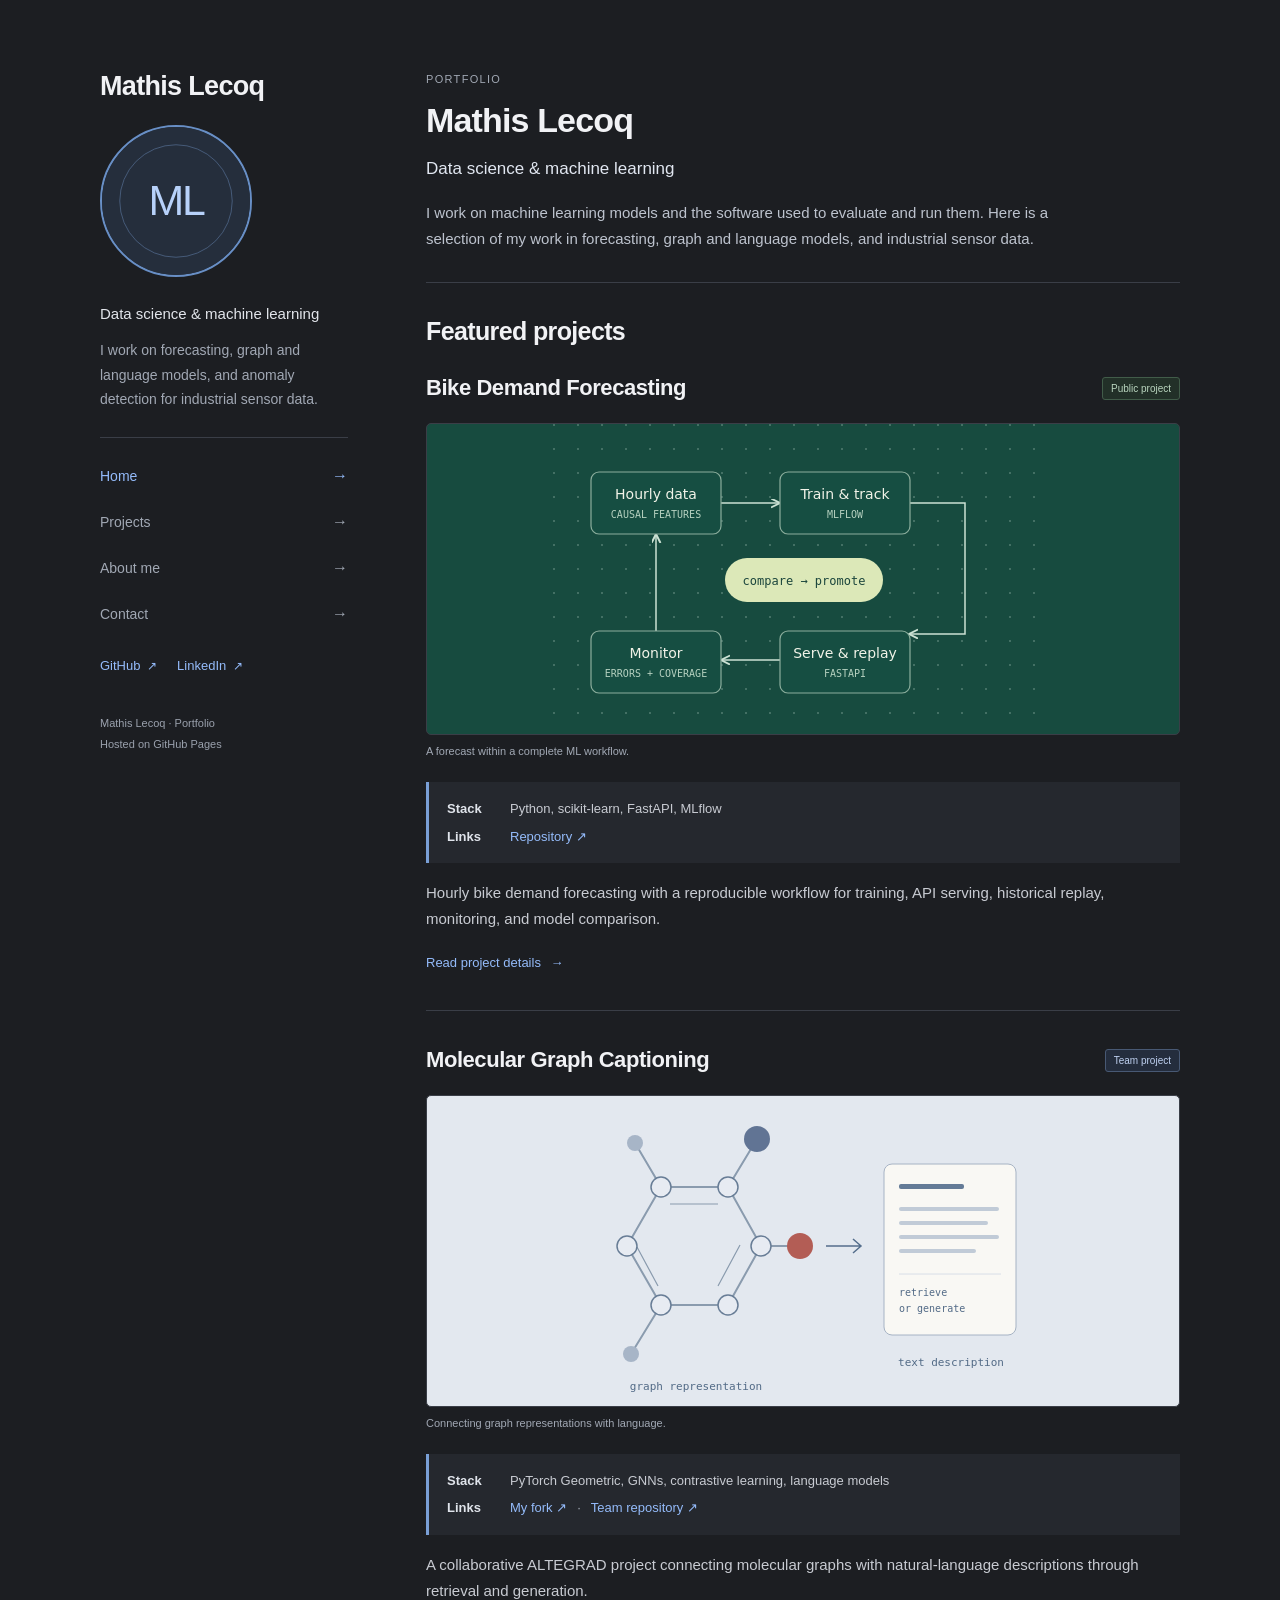
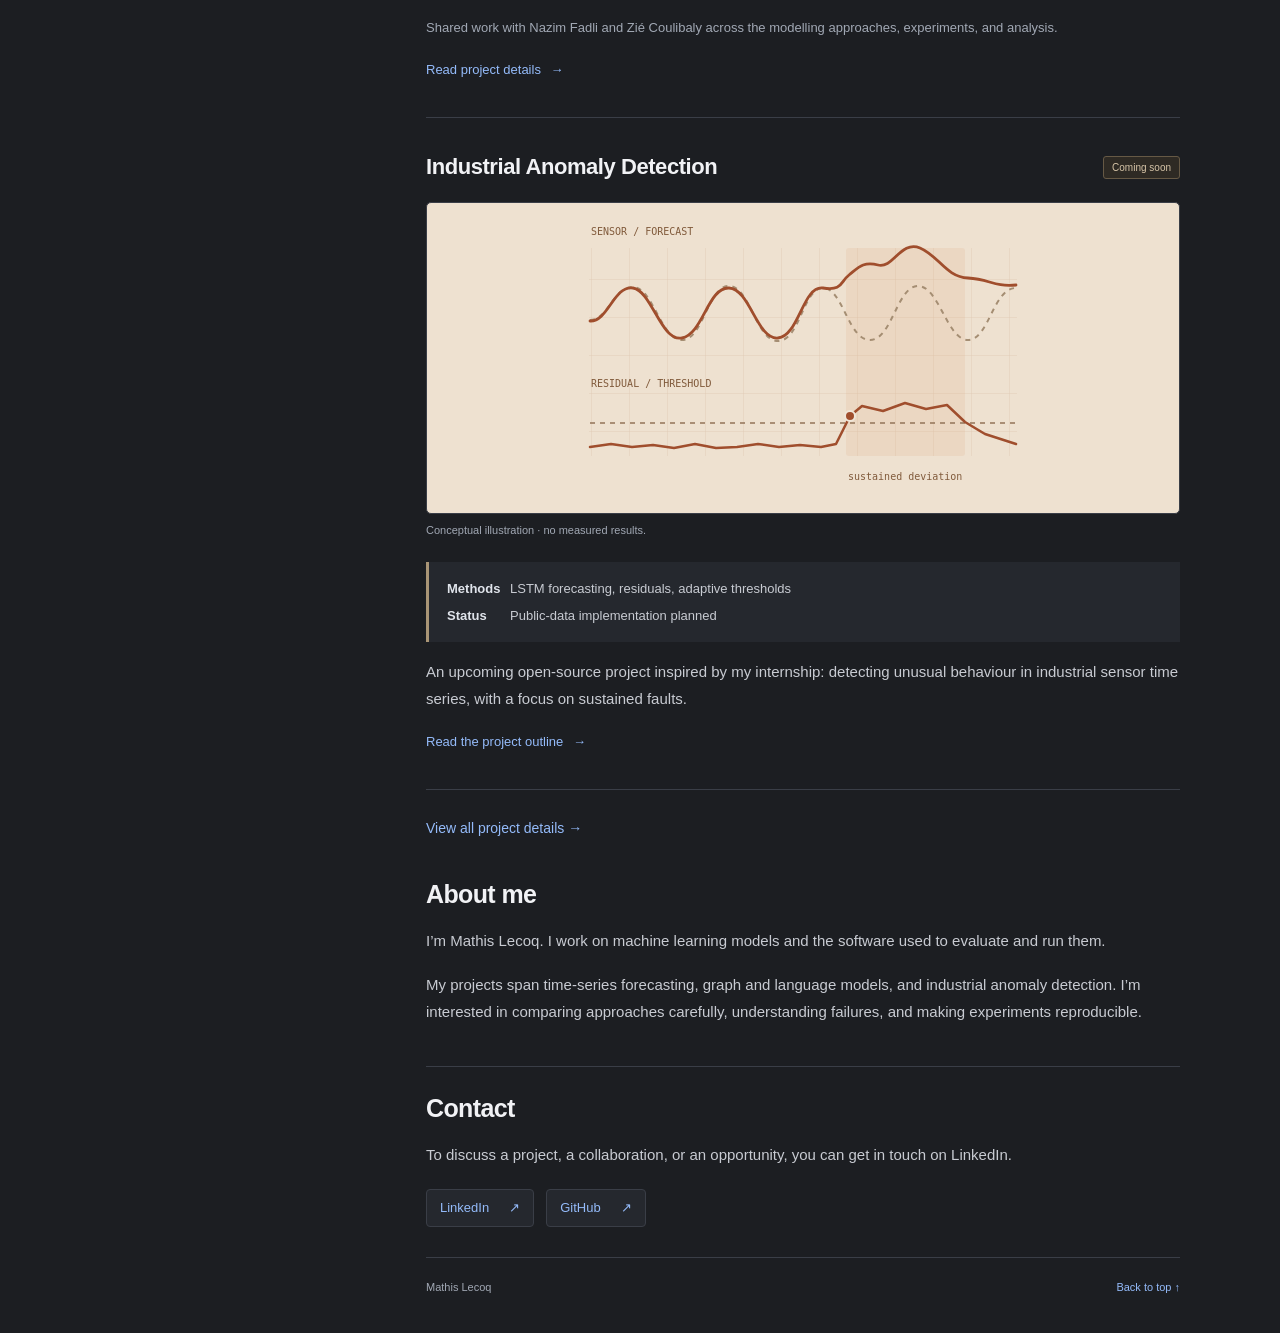
<file: index.html>
<!doctype html>
<html lang="en">
<head>
  <meta charset="utf-8">
  <meta name="viewport" content="width=device-width, initial-scale=1">
  <meta name="theme-color" content="#1c1e22">
  <meta name="color-scheme" content="dark">
  <meta name="description" content="Mathis Lecoq's projects in machine learning: bike demand forecasting, molecular graph captioning, and an upcoming industrial anomaly detection project.">
  <meta property="og:type" content="website">
  <meta property="og:title" content="Mathis Lecoq — Data Science & Machine Learning">
  <meta property="og:description" content="Projects in forecasting and MLOps, graph and language models, and industrial sensor time series.">
  <meta property="og:url" content="https://lecoqm.github.io/">
  <title>Mathis Lecoq — Data Science & Machine Learning</title>
  <link rel="icon" type="image/svg+xml" href="assets/favicon.svg">
  <link rel="stylesheet" href="assets/styles.css">
  <script src="assets/site.js" defer></script>
</head>
<body id="top" data-page="home">
  <a class="skip-link" href="#main">Skip to content</a>
  <div class="page-layout">
    <aside class="profile-sidebar" aria-labelledby="profile-name">
      <!-- PROFILE: keep this block consistent in index.html and projects.html. -->
      <a class="profile-home" href="index.html"><h2 id="profile-name">Mathis Lecoq</h2></a>
      <!-- Replace assets/profile.svg with your photo and update the alt text. -->
      <img class="profile-image" src="assets/profile.svg" width="152" height="152" alt="ML, Mathis Lecoq’s initials">
      <p class="profile-role">Data science & machine learning</p>
      <p class="profile-bio">I work on forecasting, graph and language models, and anomaly detection for industrial sensor data.</p>

      <!-- Optional CV link: add your PDF at assets/cv.pdf, then uncomment.
      <a class="cv-link" href="assets/cv.pdf" download>Download my CV <span aria-hidden="true">↓</span></a>
      -->

      <nav class="sidebar-nav" aria-label="Main navigation">
        <a href="index.html" data-nav="home" aria-current="page">Home <span aria-hidden="true">→</span></a>
        <a href="projects.html" data-nav="projects">Projects <span aria-hidden="true">→</span></a>
        <a href="index.html#about" data-nav="about">About me <span aria-hidden="true">→</span></a>
        <a href="index.html#contact" data-nav="contact">Contact <span aria-hidden="true">→</span></a>
      </nav>
      <div class="profile-links" aria-label="Professional profiles">
        <a href="https://github.com/lecoqm">GitHub <span aria-hidden="true">↗</span></a>
        <a href="https://www.linkedin.com/in/mathis-lecoq-918a831a6/">LinkedIn <span aria-hidden="true">↗</span></a>
      </div>
      <div class="sidebar-footer"><p>Mathis Lecoq · Portfolio</p><p>Hosted on GitHub Pages</p></div>
    </aside>

    <main id="main">
      <header class="page-heading home-heading">
        <p class="eyebrow">Portfolio</p>
        <h1>Mathis Lecoq</h1>
        <p class="home-role">Data science & machine learning</p>
        <p>I work on machine learning models and the software used to evaluate and run them. Here is a selection of my work in forecasting, graph and language models, and industrial sensor data.</p>
      </header>

      <section class="featured-projects" id="projects" aria-labelledby="featured-title">
        <h2 id="featured-title">Featured projects</h2>

        <article class="project project-preview" id="bike-demand" aria-labelledby="bike-title">
          <div class="project-heading"><h3 id="bike-title"><a class="project-title-link" href="projects.html#bike-demand">Bike Demand Forecasting</a></h3><span class="status">Public project</span></div>
          <figure class="project-cover">
            <a class="project-image-link cover-bike-demand" href="projects.html#bike-demand" aria-label="Read the bike demand forecasting project details">
              <img src="assets/bike-demand.svg" width="500" height="310" alt="Illustration of hourly data, model training, API serving, monitoring, and model comparison." loading="lazy" decoding="async">
            </a>
            <figcaption>A forecast within a complete ML workflow.</figcaption>
          </figure>
          <dl class="project-summary">
            <div><dt>Stack</dt><dd>Python, scikit-learn, FastAPI, MLflow</dd></div>
            <div><dt>Links</dt><dd><a href="https://github.com/lecoqm/bike_demand_forecasting">Repository <span aria-hidden="true">↗</span></a></dd></div>
          </dl>
          <p>Hourly bike demand forecasting with a reproducible workflow for training, API serving, historical replay, monitoring, and model comparison.</p>
          <a class="read-more" href="projects.html#bike-demand">Read project details <span aria-hidden="true">→</span></a>
        </article>

        <article class="project project-preview" id="molecular-captioning" aria-labelledby="molecular-title">
          <div class="project-heading"><h3 id="molecular-title"><a class="project-title-link" href="projects.html#molecular-captioning">Molecular Graph Captioning</a></h3><span class="status status-team">Team project</span></div>
          <figure class="project-cover">
            <a class="project-image-link cover-molecular-captioning" href="projects.html#molecular-captioning" aria-label="Read the molecular graph captioning project details">
              <img src="assets/molecular-captioning.svg" width="500" height="310" alt="An abstract molecular graph connected to a natural-language description." loading="lazy" decoding="async">
            </a>
            <figcaption>Connecting graph representations with language.</figcaption>
          </figure>
          <dl class="project-summary">
            <div><dt>Stack</dt><dd>PyTorch Geometric, GNNs, contrastive learning, language models</dd></div>
            <div><dt>Links</dt><dd><a href="https://github.com/lecoqm/molecular-graph-captioning">My fork <span aria-hidden="true">↗</span></a><span class="link-divider" aria-hidden="true">·</span><a href="https://github.com/Nazim-fad/molecular-graph-captioning">Team repository <span aria-hidden="true">↗</span></a></dd></div>
          </dl>
          <p>A collaborative ALTEGRAD project connecting molecular graphs with natural-language descriptions through retrieval and generation.</p>
          <p class="team-credit">Shared work with Nazim Fadli and Zié Coulibaly across the modelling approaches, experiments, and analysis.</p>
          <a class="read-more" href="projects.html#molecular-captioning">Read project details <span aria-hidden="true">→</span></a>
        </article>

        <article class="project project-preview project-planned" id="industrial-anomalies" aria-labelledby="industrial-title">
          <div class="project-heading"><h3 id="industrial-title"><a class="project-title-link" href="projects.html#industrial-anomalies">Industrial Anomaly Detection</a></h3><span class="status status-soon">Coming soon</span></div>
          <figure class="project-cover">
            <a class="project-image-link cover-industrial-anomalies" href="projects.html#industrial-anomalies" aria-label="Read the industrial anomaly detection project outline">
              <img src="assets/industrial-anomalies.svg" width="500" height="310" alt="Conceptual sensor forecasts, residuals, and an alert threshold during a sustained deviation." loading="lazy" decoding="async">
            </a>
            <figcaption>Conceptual illustration · no measured results.</figcaption>
          </figure>
          <dl class="project-summary">
            <div><dt>Methods</dt><dd>LSTM forecasting, residuals, adaptive thresholds</dd></div>
            <div><dt>Status</dt><dd>Public-data implementation planned</dd></div>
          </dl>
          <p>An upcoming open-source project inspired by my internship: detecting unusual behaviour in industrial sensor time series, with a focus on sustained faults.</p>
          <a class="read-more" href="projects.html#industrial-anomalies">Read the project outline <span aria-hidden="true">→</span></a>
        </article>

        <p class="all-projects-link"><a href="projects.html">View all project details <span aria-hidden="true">→</span></a></p>
      </section>

      <section class="about-section" id="about" aria-labelledby="about-title">
        <!-- ABOUT: expand this section with your education, experience, or interests. -->
        <h2 id="about-title">About me</h2>
        <p>I’m Mathis Lecoq. I work on machine learning models and the software used to evaluate and run them.</p>
        <p>My projects span time-series forecasting, graph and language models, and industrial anomaly detection. I’m interested in comparing approaches carefully, understanding failures, and making experiments reproducible.</p>
      </section>
      <section class="contact-section" id="contact" aria-labelledby="contact-title">
        <h2 id="contact-title">Contact</h2>
        <p>To discuss a project, a collaboration, or an opportunity, you can get in touch on LinkedIn.</p>
        <ul class="contact-links">
          <li><a href="https://www.linkedin.com/in/mathis-lecoq-918a831a6/">LinkedIn <span aria-hidden="true">↗</span></a></li>
          <li><a href="https://github.com/lecoqm">GitHub <span aria-hidden="true">↗</span></a></li>
        </ul>
        <!-- CONTACT: you can add an email link here when you want to publish your address. -->
      </section>
      <footer class="content-footer"><span>Mathis Lecoq</span><a href="#top">Back to top <span aria-hidden="true">↑</span></a></footer>
    </main>
  </div>
</body>
</html>
</file>
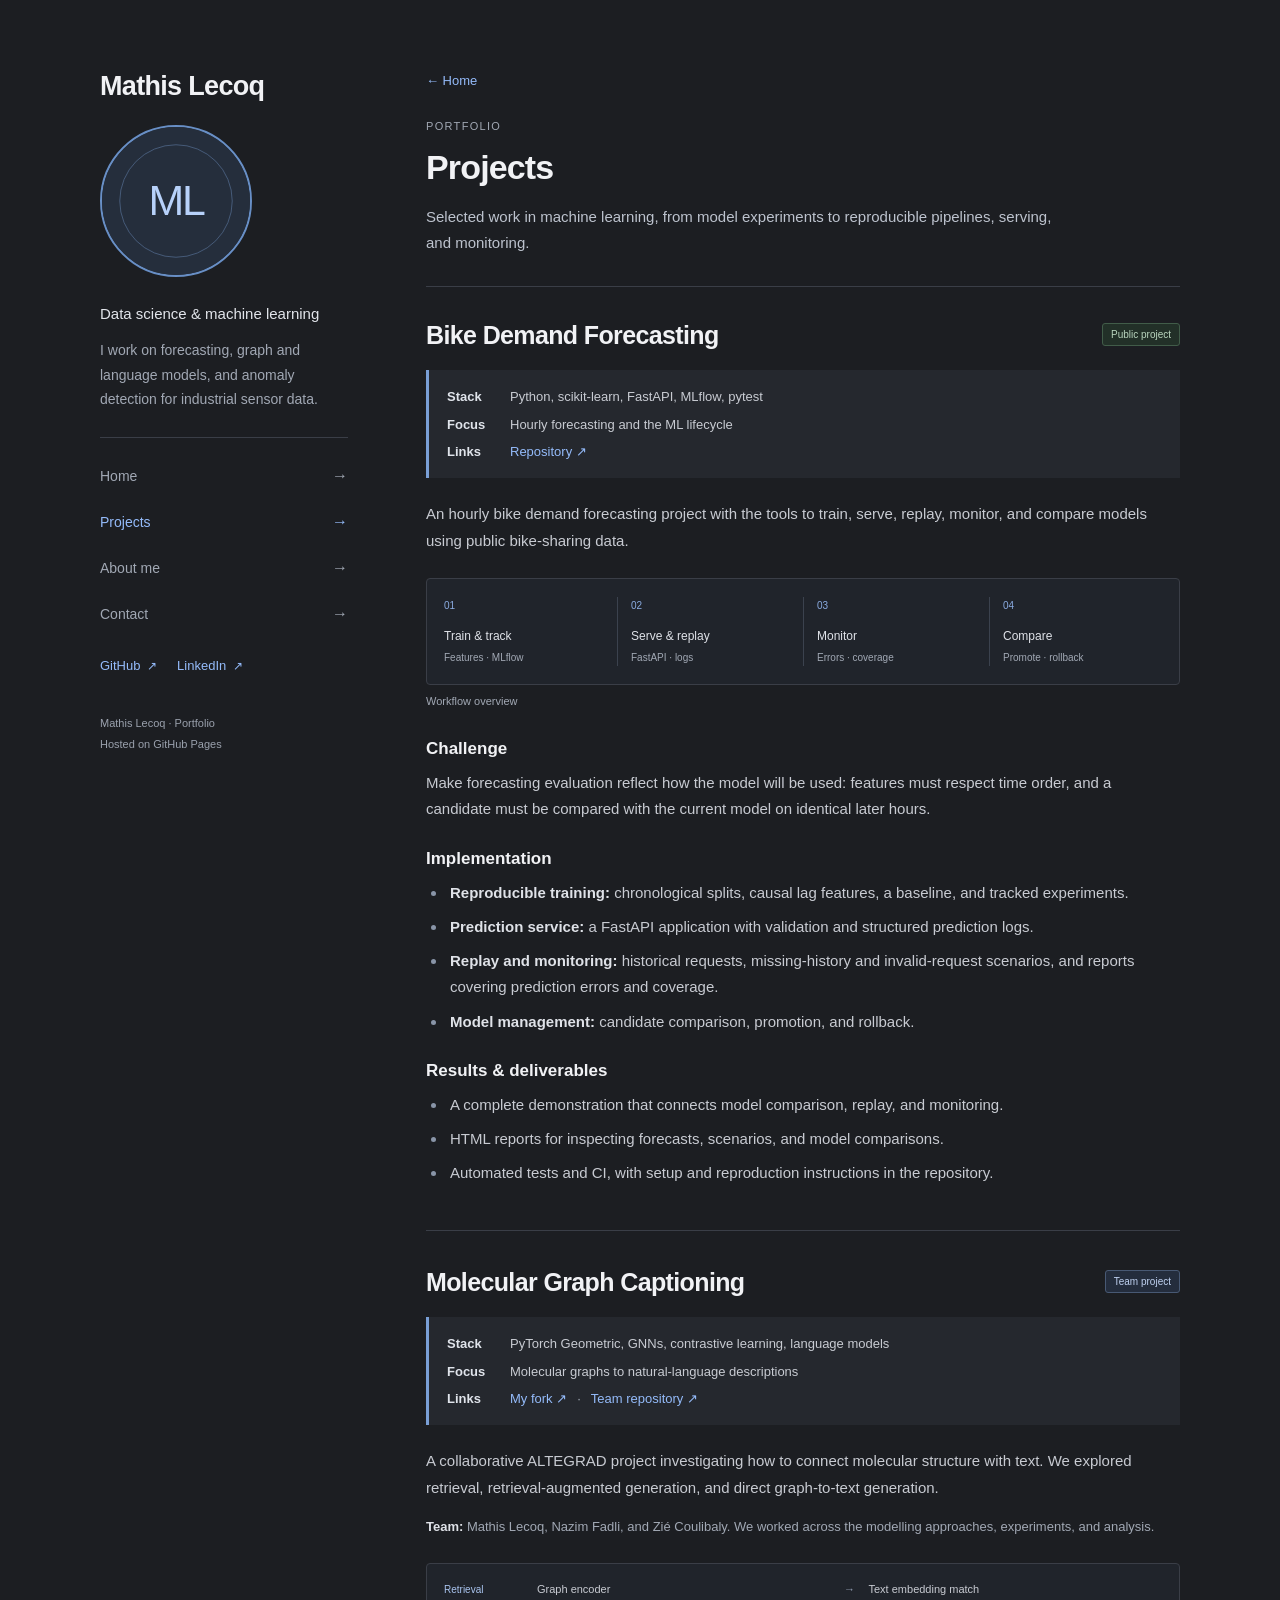
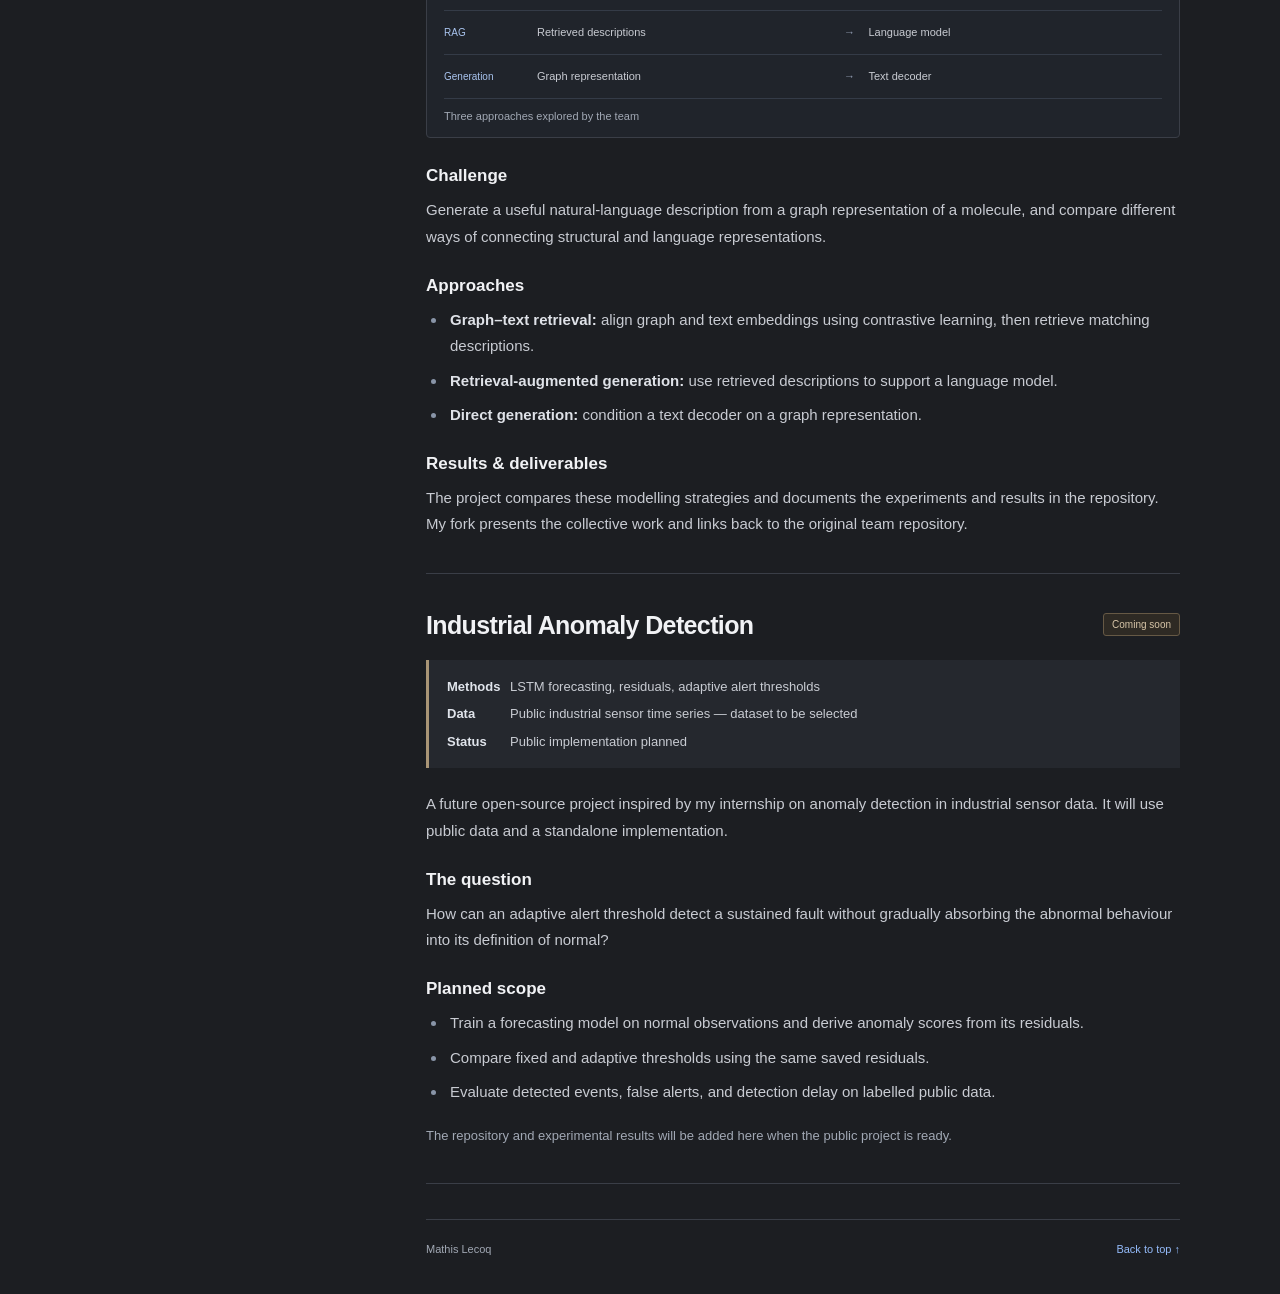
<file: projects.html>
<!doctype html>
<html lang="en">
<head>
  <meta charset="utf-8">
  <meta name="viewport" content="width=device-width, initial-scale=1">
  <meta name="theme-color" content="#1c1e22">
  <meta name="color-scheme" content="dark">
  <meta name="description" content="Mathis Lecoq's projects in machine learning: bike demand forecasting, molecular graph captioning, and an upcoming industrial anomaly detection project.">
  <meta property="og:type" content="website">
  <meta property="og:title" content="Project Details — Mathis Lecoq">
  <meta property="og:description" content="Projects in forecasting and MLOps, graph and language models, and industrial sensor time series.">
  <meta property="og:url" content="https://lecoqm.github.io/projects.html">
  <title>Project Details — Mathis Lecoq</title>
  <link rel="icon" type="image/svg+xml" href="assets/favicon.svg">
  <link rel="stylesheet" href="assets/styles.css">
  <script src="assets/site.js" defer></script>
</head>
<body id="top" data-page="projects">
  <a class="skip-link" href="#main">Skip to content</a>
  <div class="page-layout">
    <aside class="profile-sidebar" aria-labelledby="profile-name">
      <!-- PROFILE: keep this block consistent in index.html and projects.html. -->
      <a class="profile-home" href="index.html"><h2 id="profile-name">Mathis Lecoq</h2></a>
      <!-- Replace assets/profile.svg with your photo and update the alt text. -->
      <img class="profile-image" src="assets/profile.svg" width="152" height="152" alt="ML, Mathis Lecoq’s initials">
      <p class="profile-role">Data science & machine learning</p>
      <p class="profile-bio">I work on forecasting, graph and language models, and anomaly detection for industrial sensor data.</p>

      <!-- Optional CV link: add your PDF at assets/cv.pdf, then uncomment.
      <a class="cv-link" href="assets/cv.pdf" download>Download my CV <span aria-hidden="true">↓</span></a>
      -->

      <nav class="sidebar-nav" aria-label="Main navigation">
        <a href="index.html" data-nav="home">Home <span aria-hidden="true">→</span></a>
        <a href="projects.html" data-nav="projects" aria-current="page">Projects <span aria-hidden="true">→</span></a>
        <a href="index.html#about" data-nav="about">About me <span aria-hidden="true">→</span></a>
        <a href="index.html#contact" data-nav="contact">Contact <span aria-hidden="true">→</span></a>
      </nav>
      <div class="profile-links" aria-label="Professional profiles">
        <a href="https://github.com/lecoqm">GitHub <span aria-hidden="true">↗</span></a>
        <a href="https://www.linkedin.com/in/mathis-lecoq-918a831a6/">LinkedIn <span aria-hidden="true">↗</span></a>
      </div>
      <div class="sidebar-footer"><p>Mathis Lecoq · Portfolio</p><p>Hosted on GitHub Pages</p></div>
    </aside>

    <main id="main">
      <p class="back-link"><a href="index.html">← Home</a></p>
      <section class="projects-section" id="projects" aria-labelledby="projects-title">
        <header class="page-heading">
          <p class="eyebrow">Portfolio</p>
          <h1 id="projects-title">Projects</h1>
          <p>Selected work in machine learning, from model experiments to reproducible pipelines, serving, and monitoring.</p>
        </header>

        <article class="project" id="bike-demand" aria-labelledby="bike-title">
          <div class="project-heading"><h2 id="bike-title">Bike Demand Forecasting</h2><span class="status">Public project</span></div>
          <dl class="project-summary">
            <div><dt>Stack</dt><dd>Python, scikit-learn, FastAPI, MLflow, pytest</dd></div>
            <div><dt>Focus</dt><dd>Hourly forecasting and the ML lifecycle</dd></div>
            <div><dt>Links</dt><dd><a href="https://github.com/lecoqm/bike_demand_forecasting">Repository <span aria-hidden="true">↗</span></a></dd></div>
          </dl>
          <p>An hourly bike demand forecasting project with the tools to train, serve, replay, monitor, and compare models using public bike-sharing data.</p>

          <figure class="workflow-figure">
            <div class="workflow" role="img" aria-label="Workflow: train and track a model, serve and replay predictions, monitor errors and coverage, then compare and promote a candidate.">
              <div><span class="workflow-number">01</span><strong>Train & track</strong><small>Features · MLflow</small></div>
              <div><span class="workflow-number">02</span><strong>Serve & replay</strong><small>FastAPI · logs</small></div>
              <div><span class="workflow-number">03</span><strong>Monitor</strong><small>Errors · coverage</small></div>
              <div><span class="workflow-number">04</span><strong>Compare</strong><small>Promote · rollback</small></div>
            </div>
            <figcaption>Workflow overview</figcaption>
          </figure>

          <h3>Challenge</h3>
          <p>Make forecasting evaluation reflect how the model will be used: features must respect time order, and a candidate must be compared with the current model on identical later hours.</p>

          <h3>Implementation</h3>
          <ul>
            <li><strong>Reproducible training:</strong> chronological splits, causal lag features, a baseline, and tracked experiments.</li>
            <li><strong>Prediction service:</strong> a FastAPI application with validation and structured prediction logs.</li>
            <li><strong>Replay and monitoring:</strong> historical requests, missing-history and invalid-request scenarios, and reports covering prediction errors and coverage.</li>
            <li><strong>Model management:</strong> candidate comparison, promotion, and rollback.</li>
          </ul>

          <h3>Results & deliverables</h3>
          <ul>
            <li>A complete demonstration that connects model comparison, replay, and monitoring.</li>
            <li>HTML reports for inspecting forecasts, scenarios, and model comparisons.</li>
            <li>Automated tests and CI, with setup and reproduction instructions in the repository.</li>
          </ul>
        </article>

        <article class="project" id="molecular-captioning" aria-labelledby="molecular-title">
          <div class="project-heading"><h2 id="molecular-title">Molecular Graph Captioning</h2><span class="status status-team">Team project</span></div>
          <dl class="project-summary">
            <div><dt>Stack</dt><dd>PyTorch Geometric, GNNs, contrastive learning, language models</dd></div>
            <div><dt>Focus</dt><dd>Molecular graphs to natural-language descriptions</dd></div>
            <div><dt>Links</dt><dd><a href="https://github.com/lecoqm/molecular-graph-captioning">My fork <span aria-hidden="true">↗</span></a><span class="link-divider" aria-hidden="true">·</span><a href="https://github.com/Nazim-fad/molecular-graph-captioning">Team repository <span aria-hidden="true">↗</span></a></dd></div>
          </dl>
          <p>A collaborative ALTEGRAD project investigating how to connect molecular structure with text. We explored retrieval, retrieval-augmented generation, and direct graph-to-text generation.</p>
          <p class="team-credit"><strong>Team:</strong> Mathis Lecoq, Nazim Fadli, and Zié Coulibaly. We worked across the modelling approaches, experiments, and analysis.</p>

          <figure class="approaches-figure">
            <div class="approach-row"><span class="approach-label">Retrieval</span><span>Graph encoder</span><span class="flow-arrow" aria-hidden="true">→</span><span>Text embedding match</span></div>
            <div class="approach-row"><span class="approach-label">RAG</span><span>Retrieved descriptions</span><span class="flow-arrow" aria-hidden="true">→</span><span>Language model</span></div>
            <div class="approach-row"><span class="approach-label">Generation</span><span>Graph representation</span><span class="flow-arrow" aria-hidden="true">→</span><span>Text decoder</span></div>
            <figcaption>Three approaches explored by the team</figcaption>
          </figure>

          <h3>Challenge</h3>
          <p>Generate a useful natural-language description from a graph representation of a molecule, and compare different ways of connecting structural and language representations.</p>

          <h3>Approaches</h3>
          <ul>
            <li><strong>Graph–text retrieval:</strong> align graph and text embeddings using contrastive learning, then retrieve matching descriptions.</li>
            <li><strong>Retrieval-augmented generation:</strong> use retrieved descriptions to support a language model.</li>
            <li><strong>Direct generation:</strong> condition a text decoder on a graph representation.</li>
          </ul>

          <h3>Results & deliverables</h3>
          <p>The project compares these modelling strategies and documents the experiments and results in the repository. My fork presents the collective work and links back to the original team repository.</p>
        </article>

        <article class="project project-planned" id="industrial-anomalies" aria-labelledby="industrial-title">
          <div class="project-heading"><h2 id="industrial-title">Industrial Anomaly Detection</h2><span class="status status-soon">Coming soon</span></div>
          <dl class="project-summary">
            <div><dt>Methods</dt><dd>LSTM forecasting, residuals, adaptive alert thresholds</dd></div>
            <div><dt>Data</dt><dd>Public industrial sensor time series — dataset to be selected</dd></div>
            <div><dt>Status</dt><dd>Public implementation planned</dd></div>
          </dl>
          <p>A future open-source project inspired by my internship on anomaly detection in industrial sensor data. It will use public data and a standalone implementation.</p>

          <h3>The question</h3>
          <p>How can an adaptive alert threshold detect a sustained fault without gradually absorbing the abnormal behaviour into its definition of normal?</p>

          <h3>Planned scope</h3>
          <ul>
            <li>Train a forecasting model on normal observations and derive anomaly scores from its residuals.</li>
            <li>Compare fixed and adaptive thresholds using the same saved residuals.</li>
            <li>Evaluate detected events, false alerts, and detection delay on labelled public data.</li>
          </ul>
          <p class="coming-soon-note">The repository and experimental results will be added here when the public project is ready.</p>
        </article>
      </section>

      <footer class="content-footer"><span>Mathis Lecoq</span><a href="#top">Back to top <span aria-hidden="true">↑</span></a></footer>
    </main>
  </div>
</body>
</html>
</file>
<file: assets/styles.css>
@charset "UTF-8";

:root {
  color-scheme: dark;
  --background: #1c1e22;
  --surface: #25282e;
  --heading: #f1f2f5;
  --text: #c8cbd2;
  --muted: #a1a8b4;
  --accent: #94bbfa;
  --line: #3a3e47;
  --sans: -apple-system, BlinkMacSystemFont, "Segoe UI", Helvetica, Arial, sans-serif;
}

* { box-sizing: border-box; }
html { scroll-behavior: smooth; scroll-padding-top: 36px; }
body { margin: 0; background: var(--background); color: var(--text); font: 15px/1.75 var(--sans); -webkit-font-smoothing: antialiased; }
::selection { background: #354e71; color: #fff; }
a { color: var(--accent); text-decoration: none; text-underline-offset: 4px; }
a:hover { text-decoration: underline; }
a:focus-visible { outline: 2px solid var(--accent); outline-offset: 5px; border-radius: 2px; }
h1, h2, h3 { color: var(--heading); line-height: 1.3; }
h1, h2, h3, p, ul, figure, dl { margin-top: 0; }
h1 { font-size: 34px; font-weight: 650; letter-spacing: -.025em; margin-bottom: 15px; }
h2 { font-size: 25px; font-weight: 600; letter-spacing: -.025em; margin-bottom: 20px; }
h3 { font-size: 17px; font-weight: 600; margin: 25px 0 10px; }
p { margin-bottom: 18px; }
strong { font-weight: 600; color: #dfe2e8; }
ul { margin-bottom: 20px; padding-left: 21px; }
li { margin-bottom: 8px; padding-left: 3px; }
li::marker { color: #8995a8; }

.skip-link { position: absolute; top: 10px; left: 12px; z-index: 5; background: var(--heading); color: var(--background); padding: 8px 16px; transform: translateY(-160%); }
.skip-link:focus { transform: translateY(0); }
.page-layout { display: grid; grid-template-columns: 248px minmax(0, 1fr); gap: 78px; width: min(1080px, calc(100% - 96px)); margin-inline: auto; padding-top: 70px; }
.profile-sidebar { position: sticky; top: 45px; align-self: start; padding-bottom: 30px; }
.profile-home { display: inline-block; color: var(--heading); margin-bottom: 23px; }
.profile-home:hover { text-decoration: none; color: var(--accent); }
.profile-home h2 { color: inherit; font-size: 27px; line-height: 1.2; letter-spacing: -.025em; margin: 0; }
.profile-image { display: block; width: 152px; height: 152px; border-radius: 50%; margin: 0 0 25px; border: 2px solid #688fc6; background: #252e3c; object-fit: cover; }
.profile-role { color: #e2e5eb; font-size: 15px; line-height: 1.6; margin-bottom: 12px; font-weight: 500; }
.profile-bio { color: var(--muted); font-size: 14px; line-height: 1.75; margin-bottom: 25px; }
.cv-link { display: flex; align-items: center; justify-content: space-between; color: #15243b; background: var(--accent); font-size: 13px; font-weight: 600; padding: 9px 13px; margin: 0 0 23px; border-radius: 4px; }
.cv-link:hover { background: #b1ceff; text-decoration: none; }
.sidebar-nav { display: grid; gap: 4px; border-top: 1px solid var(--line); padding-top: 17px; margin-bottom: 20px; }
.sidebar-nav a { display: flex; align-items: center; justify-content: space-between; gap: 15px; padding: 7px 0; font-size: 14px; color: var(--muted); }
.sidebar-nav a:hover, .sidebar-nav a[aria-current="page"], .sidebar-nav a[aria-current="location"] { color: var(--accent); text-decoration: none; }
.sidebar-nav a span { font-size: 16px; }
.profile-links { display: flex; gap: 20px; flex-wrap: wrap; font-size: 13px; }
.profile-links a span { font-size: 12px; padding-left: 3px; }
.sidebar-footer { color: #9aa1ad; font-size: 11px; line-height: 1.6; margin-top: 37px; }
.sidebar-footer p { margin-bottom: 4px; }

main { min-width: 0; padding-bottom: 35px; }
.page-heading { padding-bottom: 29px; border-bottom: 1px solid var(--line); margin-bottom: 32px; }
.eyebrow { color: var(--muted); font-size: 11px; font-weight: 500; letter-spacing: .12em; text-transform: uppercase; margin-bottom: 9px; }
.page-heading>p:last-child { max-width: 630px; margin-bottom: 0; color: #bdc3ce; }
.home-role { color: #e1e7f1; font-size: 17px; margin: -3px 0 16px; }
.back-link { font-size: 13px; margin-bottom: 24px; }
.featured-projects>h2 { font-size: 25px; margin-bottom: 27px; }
.project-preview .project-heading h3 { font-size: 22px; margin: 0; letter-spacing: -.02em; }
.project-title-link { color: var(--heading); }
.project-title-link:hover { color: var(--accent); }
.project-cover { margin: 20px 0 22px; }
.project-image-link { display: block; overflow: hidden; border: 1px solid var(--line); border-radius: 5px; }
.project-image-link:hover { border-color: var(--accent); }
.project-image-link img { display: block; width: 100%; max-width: 500px; height: auto; margin-inline: auto; }
.cover-bike-demand { background: #174b3f; }
.cover-molecular-captioning { background: #e3e8ef; }
.cover-industrial-anomalies { background: #eee1d0; }
.project-preview .project-summary { margin-bottom: 17px; }
.project-preview p { margin-bottom: 16px; }
.read-more { display: inline-block; font-size: 13px; }
.read-more span { display: inline-block; padding-left: 6px; }
.all-projects-link { margin: -9px 0 35px; font-size: 14px; }
.project { padding-bottom: 35px; margin-bottom: 35px; border-bottom: 1px solid var(--line); scroll-margin-top: 35px; }
.project-heading { display: flex; align-items: center; justify-content: space-between; gap: 12px 20px; margin-bottom: 19px; }
.project-heading h2 { margin: 0; }
.status { flex-shrink: 0; font-size: 10px; line-height: 1.5; color: #b9d5be; border: 1px solid #415c49; background: #223028; padding: 3px 8px; border-radius: 3px; white-space: nowrap; }
.status-team { color: #bfd1f1; background: #242d3d; border-color: #485974; }
.status-soon { color: #d7c5a8; background: #2e2a24; border-color: #665945; }
.project-summary { border-left: 3px solid #799fd6; background: var(--surface); padding: 15px 18px; margin-bottom: 23px; font-size: 13px; line-height: 1.8; }
.project-summary>div { display: grid; grid-template-columns: 52px minmax(0,1fr); gap: 11px; }
.project-summary>div+div { margin-top: 4px; }
.project-summary dt { font-weight: 600; color: #e0e4eb; }
.project-summary dd { margin: 0; min-width: 0; }
.link-divider { color: var(--muted); padding: 0 10px; }
.team-credit { color: var(--muted); font-size: 13px; margin-top: -3px; }
.workflow-figure, .approaches-figure { margin: 24px 0 27px; }
.workflow { display: grid; grid-template-columns: repeat(4, minmax(0,1fr)); border: 1px solid var(--line); border-radius: 4px; padding: 18px 4px; background: #20242b; }
.workflow>div { min-width: 0; padding: 0 13px; }
.workflow>div+div { border-left: 1px solid #3b424e; }
.workflow-number { display: block; color: #8aabe0; font-size: 10px; margin-bottom: 12px; font-variant-numeric: tabular-nums; }
.workflow strong { display: block; font-size: 12px; font-weight: 500; margin-bottom: 3px; white-space: nowrap; }
.workflow small { color: var(--muted); font-size: 10px; line-height: 1.6; display: block; }
figcaption { color: var(--muted); font-size: 11px; line-height: 1.6; margin-top: 8px; }
.approaches-figure { background: #20242b; border: 1px solid var(--line); border-radius: 4px; padding: 4px 17px 12px; }
.approach-row { display: grid; grid-template-columns: 82px minmax(0,1fr) 16px minmax(0,1fr); align-items: center; gap: 11px; padding: 12px 0; font-size: 11px; line-height: 1.7; }
.approach-row+.approach-row { border-top: 1px solid #343b47; }
.approach-label { color: #a9c4ef; font-size: 10px; font-weight: 500; }
.flow-arrow { color: #8e9aaf; text-align: center; }
.approaches-figure figcaption { border-top: 1px solid #343b47; padding-top: 9px; margin-top: 0; }
.project-planned .project-summary { border-left-color: #a99576; }
.coming-soon-note { color: var(--muted); font-size: 13px; margin-bottom: 0; }
.project>:last-child { margin-bottom: 0; }
.about-section { padding: 2px 0 23px; }
.about-section h2 { font-size: 25px; margin-bottom: 18px; }
.contact-section { padding: 25px 0 30px; border-top: 1px solid var(--line); }
.contact-section h2 { font-size: 25px; margin-bottom: 18px; }
.contact-links { display: flex; flex-wrap: wrap; gap: 12px; list-style: none; padding: 0; margin: 20px 0 0; }
.contact-links li { padding: 0; margin: 0; }
.contact-links a { display: inline-flex; align-items: center; gap: 20px; padding: 7px 13px; border: 1px solid var(--line); border-radius: 4px; background: var(--surface); font-size: 13px; }
.contact-links a:hover { border-color: var(--accent); }
.content-footer { display: flex; justify-content: space-between; gap: 20px; border-top: 1px solid var(--line); padding-top: 20px; color: var(--muted); font-size: 11px; }

@media(min-width:1450px) {
  .page-layout { padding-top: 82px; }
  .profile-sidebar { top: 55px; }
}
@media(max-width:1100px) {
  .page-layout { width: calc(100% - 72px); grid-template-columns: 220px minmax(0,1fr); gap: 52px; }
  .project-heading { flex-wrap: wrap; gap: 10px; }
  .workflow { grid-template-columns: repeat(2,minmax(0,1fr)); padding: 0 5px; }
  .workflow>div { padding: 15px; }
  .workflow>div:nth-child(3) { border-left: 0; }
  .workflow>div:nth-child(n+3) { border-top: 1px solid #3b424e; }
  .workflow-number { margin-bottom: 6px; }
}
@media(max-width:850px) {
  .page-layout { width: calc(100% - 56px); gap: 36px; grid-template-columns: 190px minmax(0,1fr); padding-top: 48px; }
  .profile-sidebar { top: 32px; }
  .profile-home h2 { font-size: 24px; }
  .profile-image { width: 132px; height: 132px; }
  .profile-bio { font-size: 13px; }
  h2, .about-section h2 { font-size: 23px; }
  .project-summary { padding: 13px 14px; font-size: 12px; }
  .project-summary>div { grid-template-columns: 47px minmax(0,1fr); gap: 7px; }
  .approach-row { grid-template-columns: 68px minmax(0,1fr) 12px minmax(0,1fr); gap: 7px; font-size: 10px; }
}
@media(max-width:700px) {
  html { scroll-padding-top: 24px; }
  .page-layout { display: block; width: min(600px,calc(100% - 40px)); padding-top: 33px; }
  .profile-sidebar { position: static; display: grid; grid-template-columns: 82px minmax(0,1fr); column-gap: 20px; align-items: start; padding-bottom: 24px; margin-bottom: 35px; border-bottom: 1px solid var(--line); }
  .profile-home { grid-column: 2; grid-row: 1; margin: 0 0 5px; align-self: end; }
  .profile-home h2 { font-size: 24px; }
  .profile-image { width: 82px; height: 82px; grid-column: 1; grid-row: 1/4; margin: 0; }
  .profile-role { grid-column: 2; grid-row: 2; font-size: 13px; margin: 0 0 4px; }
  .profile-bio { grid-column: 1/-1; grid-row: 4; margin: 15px 0 18px; font-size: 13px; max-width: 460px; }
  .cv-link { grid-column: 1/-1; margin-bottom: 16px; max-width: 220px; }
  .sidebar-nav { display: flex; flex-wrap: wrap; align-items: center; gap: 22px; grid-column: 1/-1; border: 0; padding: 0; margin: 0 0 16px; }
  .sidebar-nav a { gap: 10px; padding: 0; font-size: 13px; }
  .profile-links { grid-column: 1/-1; gap: 22px; font-size: 12px; }
  .sidebar-footer { display: none; }
  h1 { font-size: 31px; }
  .page-heading { padding-bottom: 25px; margin-bottom: 27px; }
  .page-heading p:last-child { font-size: 14px; }
  .project-heading { justify-content: flex-start; column-gap: 14px; }
  .project { margin-bottom: 28px; padding-bottom: 28px; }
  .project-summary { font-size: 13px; padding: 13px 15px; }
  .project-summary>div { grid-template-columns: 50px minmax(0,1fr); gap: 9px; }
  .workflow { grid-template-columns: repeat(4,minmax(0,1fr)); padding: 15px 3px; }
  .workflow>div { padding: 0 10px; }
  .workflow>div:nth-child(3) { border-left: 1px solid #3b424e; }
  .workflow>div:nth-child(n+3) { border-top: 0; }
  .workflow strong { font-size: 11px; }
  .workflow small { font-size: 9px; }
  .workflow-number { margin-bottom: 10px; }
  .approach-row { grid-template-columns: 76px minmax(0,1fr) 14px minmax(0,1fr); font-size: 11px; }
  .about-section { padding-top: 0; }
}
@media(max-width:460px) {
  .page-layout { width: calc(100% - 36px); }
  body { font-size: 14px; }
  h2, .about-section h2 { font-size: 22px; }
  h3 { font-size: 16px; }
  .project-heading { gap: 9px; }
  .project-preview .project-heading h3 { font-size: 21px; }
  .project-cover { margin: 17px 0 20px; }
  .project-summary { font-size: 12px; }
  .project-summary>div { grid-template-columns: 47px minmax(0,1fr); gap: 7px; }
  .link-divider { padding: 0 5px; }
  .workflow { grid-template-columns: repeat(2,minmax(0,1fr)); padding: 0 5px; }
  .workflow>div { padding: 14px 12px; }
  .workflow>div:nth-child(3) { border-left: 0; }
  .workflow>div:nth-child(n+3) { border-top: 1px solid #3b424e; }
  .workflow strong { font-size: 12px; }
  .workflow small { font-size: 10px; }
  .workflow-number { margin-bottom: 5px; }
  .approaches-figure { padding: 3px 12px 10px; }
  .approach-row { grid-template-columns: 66px minmax(0,1fr) 10px minmax(0,1fr); gap: 6px; font-size: 10px; }
  .approach-label { font-size: 9px; }
}
@media(max-height:720px) and (min-width:701px) {
  .profile-sidebar { top: 24px; }
  .profile-image { width: 110px; height: 110px; margin-bottom: 18px; }
  .profile-home { margin-bottom: 17px; }
  .profile-bio { margin-bottom: 18px; }
  .sidebar-footer { margin-top: 23px; }
}
@media(prefers-reduced-motion:reduce) { html { scroll-behavior: auto; } }
</file>
